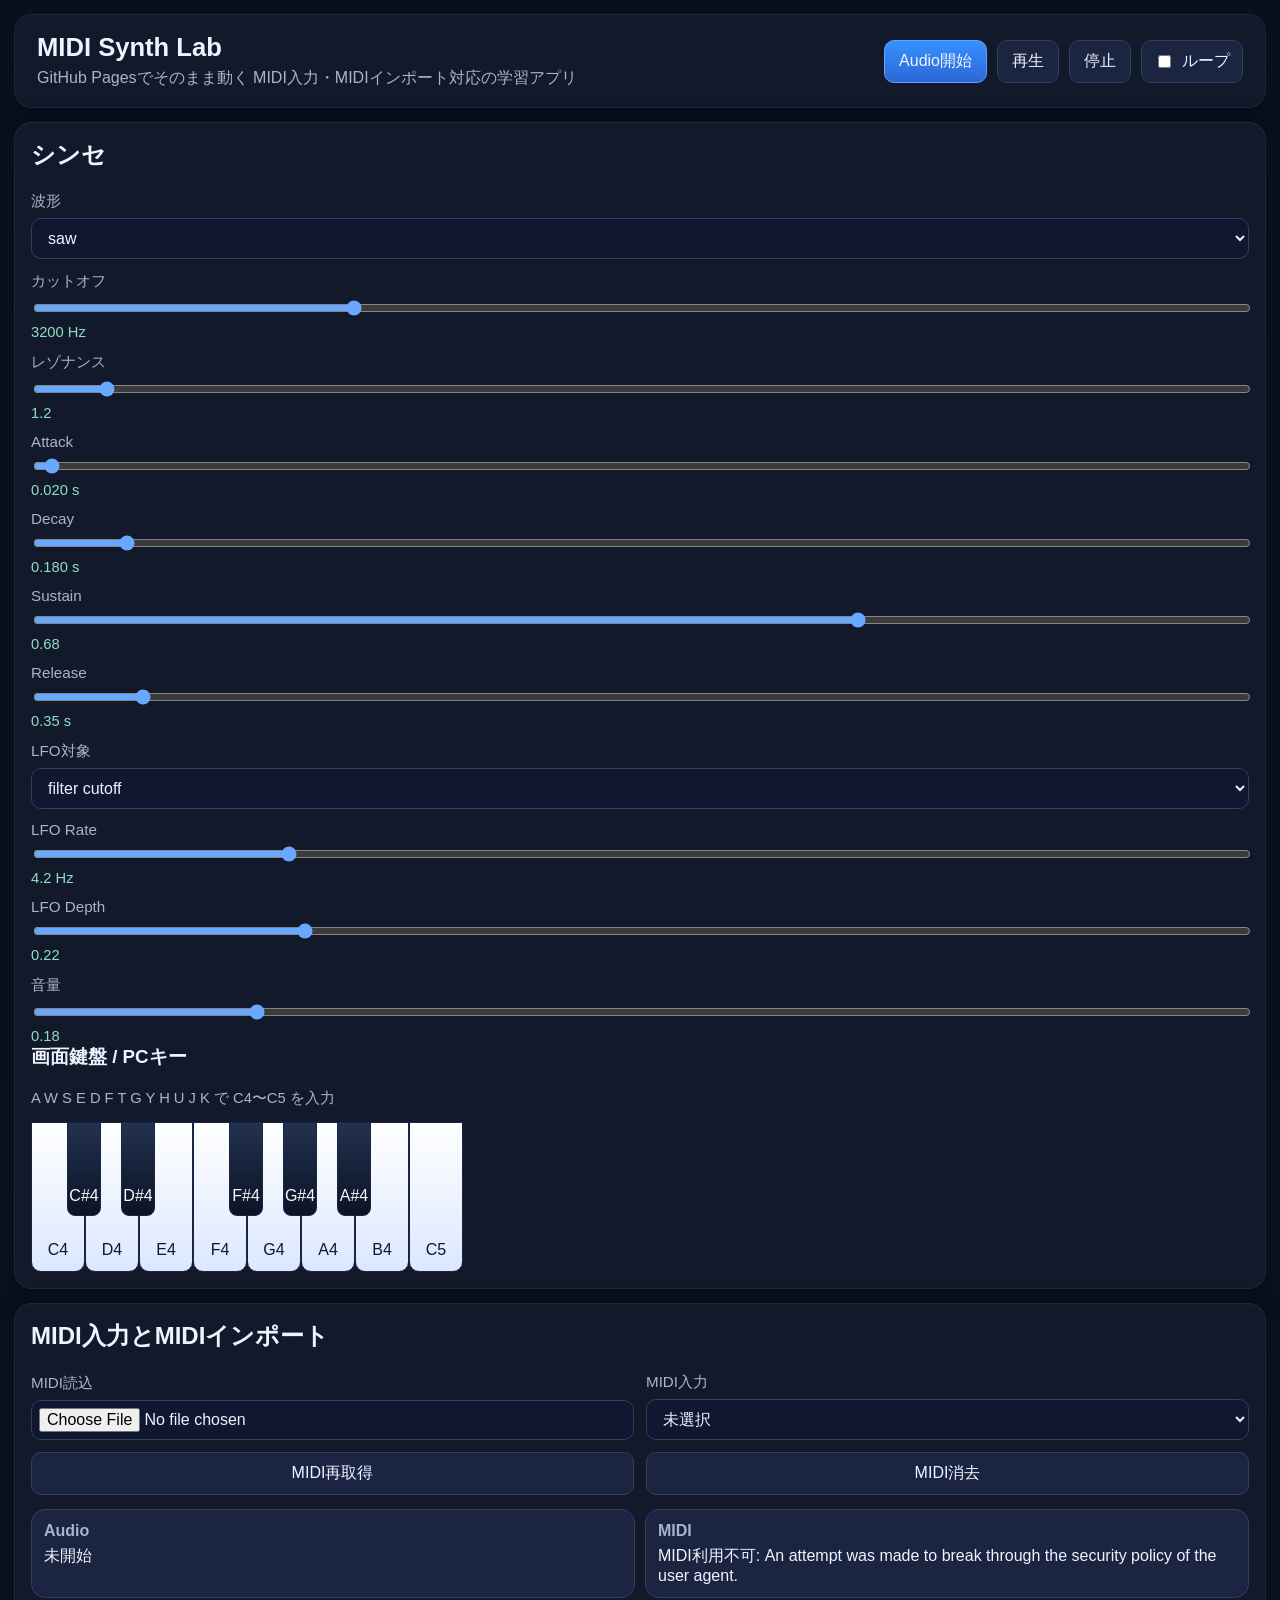
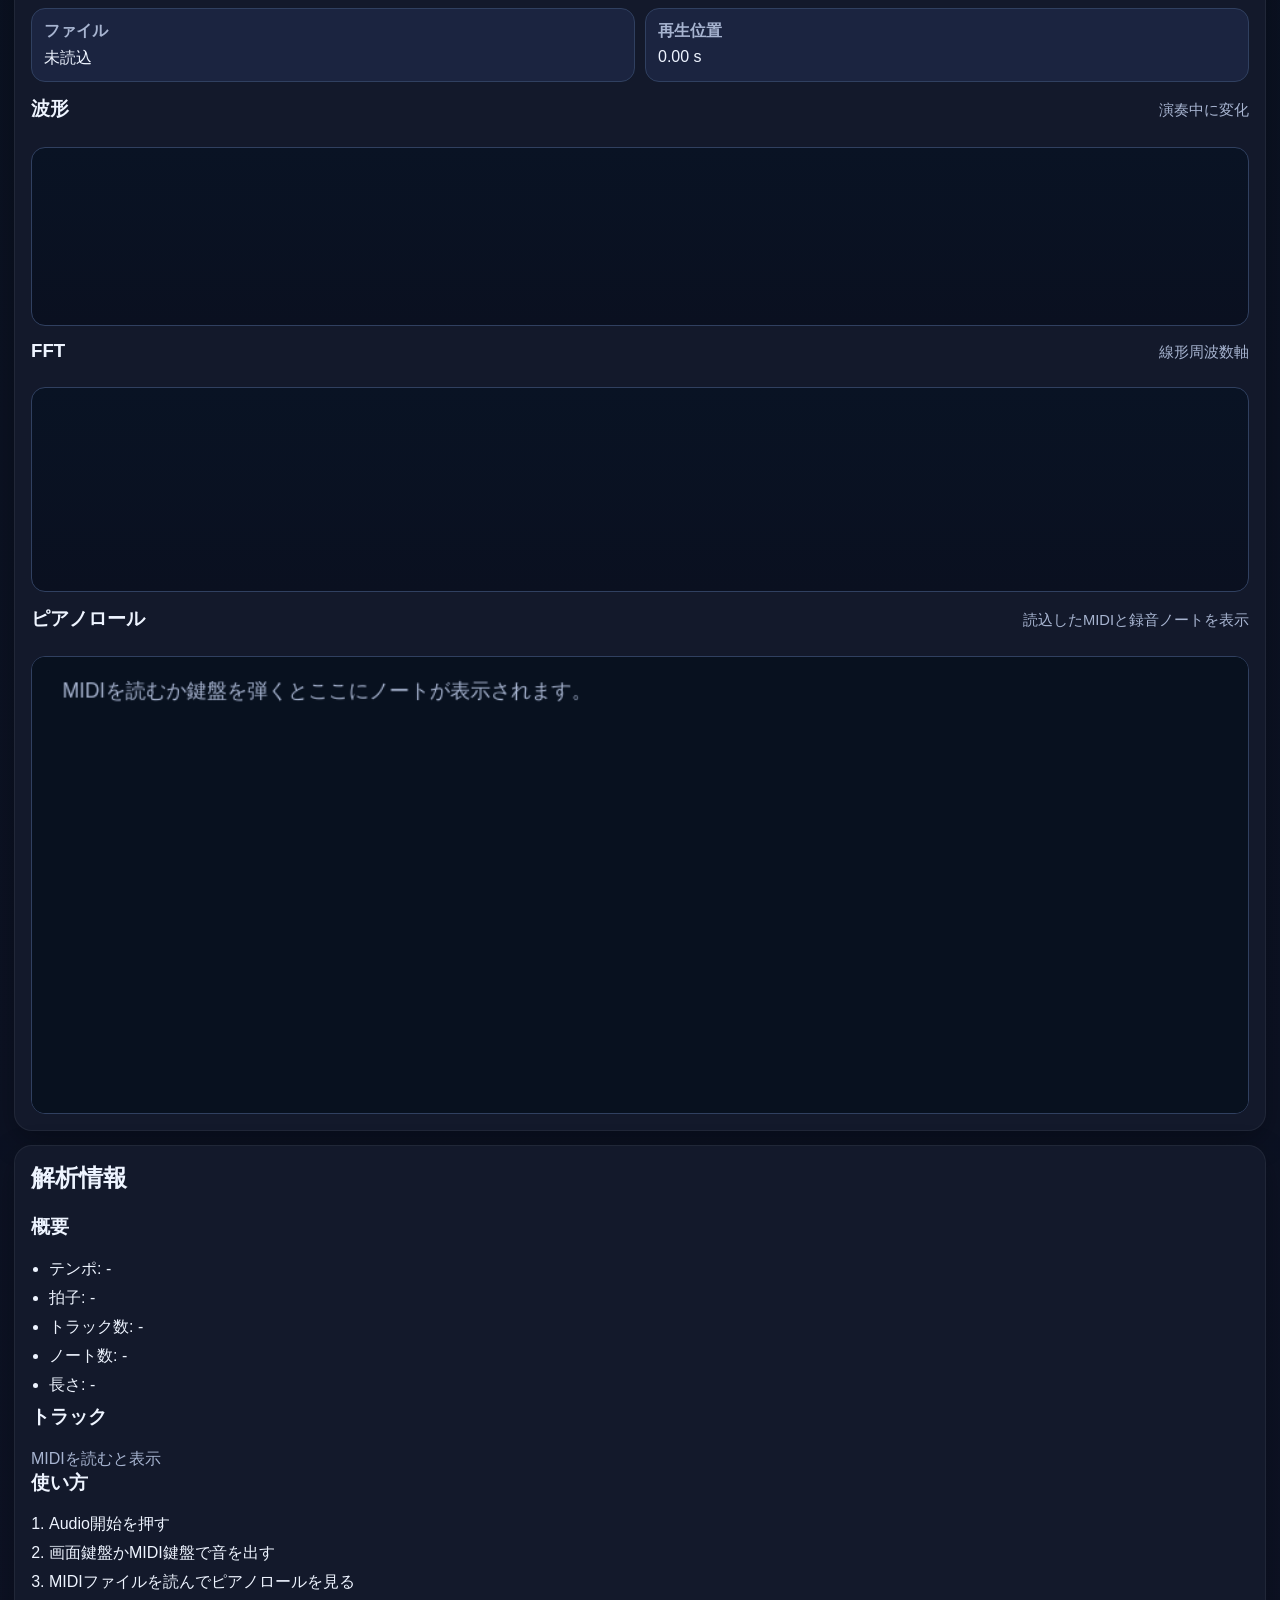
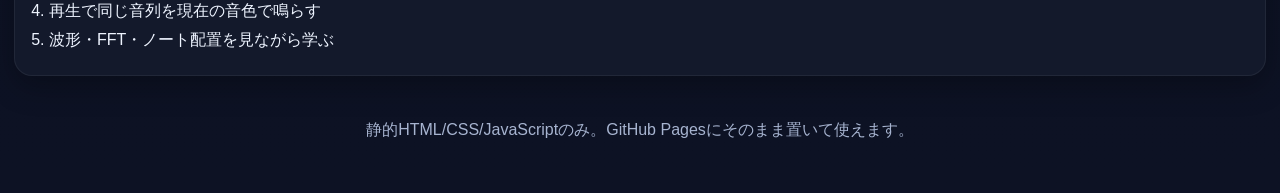
<file: index.html>
<!DOCTYPE html>
<html lang="ja">
<head>
  <meta charset="UTF-8" />
  <meta name="viewport" content="width=device-width, initial-scale=1.0" />
  <title>MIDI Synth Lab</title>
  <style>
:root {
  --bg: #0b1020;
  --panel: #141b2d;
  --panel-2: #1b2440;
  --line: #304060;
  --text: #eef4ff;
  --muted: #a7b4d0;
  --accent: #69a8ff;
  --accent-2: #8fe0c2;
  --danger: #ff8a8a;
  --shadow: 0 10px 30px rgba(0, 0, 0, 0.28);
}

* {
  box-sizing: border-box;
}

html, body {
  margin: 0;
  padding: 0;
  background: linear-gradient(180deg, #08111f 0%, #0d1224 100%);
  color: var(--text);
  font-family: "Segoe UI", "Hiragino Sans", "Yu Gothic UI", sans-serif;
}

body {
  min-height: 100vh;
}

button,
select,
input {
  font: inherit;
}

button {
  border: 1px solid var(--line);
  border-radius: 10px;
  background: var(--panel-2);
  color: var(--text);
  padding: 10px 14px;
  cursor: pointer;
  transition: transform 0.12s ease, background 0.12s ease, border-color 0.12s ease;
}

button:hover {
  transform: translateY(-1px);
  border-color: var(--accent);
}

button.primary {
  background: linear-gradient(180deg, #398fff 0%, #2a68d5 100%);
  border-color: #5ea5ff;
}

select,
input[type="file"] {
  width: 100%;
  border: 1px solid var(--line);
  border-radius: 10px;
  padding: 10px 12px;
  background: #0f1830;
  color: var(--text);
}

input[type="range"] {
  width: 100%;
  accent-color: var(--accent);
}

output {
  display: block;
  margin-top: 4px;
  color: var(--accent-2);
  font-size: 0.92rem;
}

.topbar,
.footer {
  width: min(1600px, calc(100% - 28px));
  margin: 14px auto;
}

.topbar {
  display: flex;
  justify-content: space-between;
  gap: 16px;
  align-items: center;
  padding: 18px 22px;
  background: rgba(20, 27, 45, 0.88);
  border: 1px solid rgba(255, 255, 255, 0.06);
  border-radius: 18px;
  box-shadow: var(--shadow);
}

.topbar h1 {
  margin: 0 0 6px;
  font-size: clamp(1.4rem, 2vw, 2rem);
}

.subtitle {
  margin: 0;
  color: var(--muted);
}

.header-actions {
  display: flex;
  gap: 10px;
  flex-wrap: wrap;
  justify-content: flex-end;
}

.layout {
  width: min(1600px, calc(100% - 28px));
  margin: 0 auto 18px;
  display: grid;
  gap: 14px;
  grid-template-columns: 360px minmax(0, 1fr) 320px;
}

.panel {
  background: rgba(20, 27, 45, 0.9);
  border: 1px solid rgba(255, 255, 255, 0.06);
  border-radius: 18px;
  padding: 16px;
  box-shadow: var(--shadow);
}

.panel h2,
.panel h3 {
  margin-top: 0;
}

.control-grid {
  display: grid;
  gap: 12px;
}

.control-grid label,
.import-row label {
  display: block;
}

.control-grid span,
.import-row span {
  display: block;
  margin-bottom: 6px;
  color: var(--muted);
  font-size: 0.95rem;
}

.hint,
.mini-hint {
  color: var(--muted);
  font-size: 0.92rem;
}

.keyboard {
  position: relative;
  display: flex;
  margin-top: 12px;
  min-height: 150px;
  user-select: none;
}

.key {
  position: relative;
  border: 1px solid #162743;
  border-radius: 0 0 10px 10px;
  display: flex;
  align-items: flex-end;
  justify-content: center;
  padding-bottom: 12px;
  cursor: pointer;
}

.key.white {
  width: 54px;
  height: 150px;
  background: linear-gradient(180deg, #ffffff 0%, #dce7ff 100%);
  color: #0f172a;
  z-index: 1;
}

.key.black {
  position: absolute;
  width: 34px;
  height: 94px;
  background: linear-gradient(180deg, #233250 0%, #0b1326 100%);
  color: #f8fbff;
  z-index: 2;
  border-radius: 0 0 8px 8px;
  padding-bottom: 10px;
}

.key.active {
  box-shadow: inset 0 0 0 2px var(--accent), 0 0 16px rgba(105, 168, 255, 0.35);
}

.import-row {
  display: grid;
  gap: 12px;
  grid-template-columns: minmax(180px, 1fr) minmax(180px, 1fr) auto auto;
  align-items: end;
}

.file-label input[type="file"] {
  padding: 7px;
}

.status-grid {
  display: grid;
  grid-template-columns: repeat(4, 1fr);
  gap: 10px;
  margin: 14px 0;
}

.status-card {
  padding: 12px;
  background: var(--panel-2);
  border: 1px solid var(--line);
  border-radius: 14px;
}

.status-card strong {
  display: block;
  color: var(--muted);
  margin-bottom: 6px;
}

.canvas-wrap {
  margin-top: 14px;
}

.canvas-header {
  display: flex;
  align-items: baseline;
  justify-content: space-between;
  gap: 12px;
  margin-bottom: 6px;
}

canvas {
  width: 100%;
  background: linear-gradient(180deg, #091324 0%, #0a1020 100%);
  border: 1px solid var(--line);
  border-radius: 14px;
  display: block;
}

.summary-list,
.howto {
  margin: 0;
  padding-left: 18px;
}

.summary-list li,
.howto li {
  margin-bottom: 8px;
}

.track-list {
  display: grid;
  gap: 8px;
}

.track-item {
  padding: 10px 12px;
  background: var(--panel-2);
  border: 1px solid var(--line);
  border-radius: 12px;
}

.track-item .name {
  display: block;
  font-weight: 600;
  margin-bottom: 4px;
}

.track-item .meta {
  color: var(--muted);
  font-size: 0.92rem;
}

.empty {
  color: var(--muted);
}

.checkbox-label {
  display: inline-flex;
  align-items: center;
  gap: 8px;
  padding: 10px 12px;
  border: 1px solid var(--line);
  border-radius: 10px;
  background: var(--panel-2);
}

.footer {
  padding: 10px 14px 22px;
  color: var(--muted);
  text-align: center;
}

@media (max-width: 1280px) {
  .layout {
    grid-template-columns: 1fr;
  }

  .import-row {
    grid-template-columns: 1fr 1fr;
  }

  .status-grid {
    grid-template-columns: repeat(2, 1fr);
  }
}

@media (max-width: 720px) {
  .topbar {
    flex-direction: column;
    align-items: stretch;
  }

  .header-actions {
    justify-content: flex-start;
  }

  .import-row,
  .status-grid {
    grid-template-columns: 1fr;
  }

  .keyboard {
    overflow-x: auto;
    padding-bottom: 6px;
  }
}

</style>
</head>
<body>
  <header class="topbar">
    <div>
      <h1>MIDI Synth Lab</h1>
      <p class="subtitle">GitHub Pagesでそのまま動く MIDI入力・MIDIインポート対応の学習アプリ</p>
    </div>
    <div class="header-actions">
      <button id="startAudioBtn" class="primary">Audio開始</button>
      <button id="playBtn">再生</button>
      <button id="stopBtn">停止</button>
      <label class="checkbox-label"><input type="checkbox" id="loopToggle" /> ループ</label>
    </div>
  </header>

  <main class="layout">
    <section class="panel controls-panel">
      <h2>シンセ</h2>
      <div class="control-grid">
        <label>
          <span>波形</span>
          <select id="waveform">
            <option value="sine">sine</option>
            <option value="sawtooth" selected>saw</option>
            <option value="square">square</option>
            <option value="triangle">triangle</option>
          </select>
        </label>

        <label>
          <span>カットオフ</span>
          <input id="cutoff" type="range" min="100" max="12000" step="1" value="3200" />
          <output id="cutoffValue">3200 Hz</output>
        </label>

        <label>
          <span>レゾナンス</span>
          <input id="resonance" type="range" min="0.1" max="20" step="0.1" value="1.2" />
          <output id="resonanceValue">1.2</output>
        </label>

        <label>
          <span>Attack</span>
          <input id="attack" type="range" min="0.001" max="2.0" step="0.001" value="0.02" />
          <output id="attackValue">0.020 s</output>
        </label>

        <label>
          <span>Decay</span>
          <input id="decay" type="range" min="0.001" max="2.5" step="0.001" value="0.18" />
          <output id="decayValue">0.180 s</output>
        </label>

        <label>
          <span>Sustain</span>
          <input id="sustain" type="range" min="0" max="1" step="0.01" value="0.68" />
          <output id="sustainValue">0.68</output>
        </label>

        <label>
          <span>Release</span>
          <input id="release" type="range" min="0.01" max="4.0" step="0.01" value="0.35" />
          <output id="releaseValue">0.35 s</output>
        </label>

        <label>
          <span>LFO対象</span>
          <select id="lfoTarget">
            <option value="none">none</option>
            <option value="filter" selected>filter cutoff</option>
            <option value="pitch">pitch</option>
            <option value="gain">gain</option>
          </select>
        </label>

        <label>
          <span>LFO Rate</span>
          <input id="lfoRate" type="range" min="0.1" max="20" step="0.1" value="4.2" />
          <output id="lfoRateValue">4.2 Hz</output>
        </label>

        <label>
          <span>LFO Depth</span>
          <input id="lfoDepth" type="range" min="0" max="1" step="0.01" value="0.22" />
          <output id="lfoDepthValue">0.22</output>
        </label>

        <label>
          <span>音量</span>
          <input id="masterVolume" type="range" min="0" max="1" step="0.01" value="0.18" />
          <output id="masterVolumeValue">0.18</output>
        </label>
      </div>

      <h3>画面鍵盤 / PCキー</h3>
      <p class="hint">A W S E D F T G Y H U J K で C4〜C5 を入力</p>
      <div id="keyboard" class="keyboard"></div>
    </section>

    <section class="panel center-panel">
      <h2>MIDI入力とMIDIインポート</h2>
      <div class="import-row">
        <label class="file-label">
          <span>MIDI読込</span>
          <input id="midiFileInput" type="file" accept=".mid,.midi" />
        </label>
        <label>
          <span>MIDI入力</span>
          <select id="midiInputSelect">
            <option value="">未選択</option>
          </select>
        </label>
        <button id="refreshMidiBtn">MIDI再取得</button>
        <button id="clearMidiBtn">MIDI消去</button>
      </div>

      <div class="status-grid">
        <div class="status-card">
          <strong>Audio</strong>
          <div id="audioStatus">未開始</div>
        </div>
        <div class="status-card">
          <strong>MIDI</strong>
          <div id="midiStatus">未確認</div>
        </div>
        <div class="status-card">
          <strong>ファイル</strong>
          <div id="fileStatus">未読込</div>
        </div>
        <div class="status-card">
          <strong>再生位置</strong>
          <div id="transportStatus">0.00 s</div>
        </div>
      </div>

      <div class="canvas-wrap">
        <div class="canvas-header">
          <h3>波形</h3>
          <span class="mini-hint">演奏中に変化</span>
        </div>
        <canvas id="waveCanvas" width="960" height="140"></canvas>
      </div>

      <div class="canvas-wrap">
        <div class="canvas-header">
          <h3>FFT</h3>
          <span class="mini-hint">線形周波数軸</span>
        </div>
        <canvas id="fftCanvas" width="960" height="160"></canvas>
      </div>

      <div class="canvas-wrap">
        <div class="canvas-header">
          <h3>ピアノロール</h3>
          <span class="mini-hint">読込したMIDIと録音ノートを表示</span>
        </div>
        <canvas id="pianoRollCanvas" width="960" height="360"></canvas>
      </div>
    </section>

    <section class="panel info-panel">
      <h2>解析情報</h2>
      <div class="info-group">
        <h3>概要</h3>
        <ul id="summaryList" class="summary-list">
          <li>テンポ: -</li>
          <li>拍子: -</li>
          <li>トラック数: -</li>
          <li>ノート数: -</li>
          <li>長さ: -</li>
        </ul>
      </div>

      <div class="info-group">
        <h3>トラック</h3>
        <div id="trackList" class="track-list empty">MIDIを読むと表示</div>
      </div>

      <div class="info-group">
        <h3>使い方</h3>
        <ol class="howto">
          <li>Audio開始を押す</li>
          <li>画面鍵盤かMIDI鍵盤で音を出す</li>
          <li>MIDIファイルを読んでピアノロールを見る</li>
          <li>再生で同じ音列を現在の音色で鳴らす</li>
          <li>波形・FFT・ノート配置を見ながら学ぶ</li>
        </ol>
      </div>
    </section>
  </main>

  <footer class="footer">
    <p>静的HTML/CSS/JavaScriptのみ。GitHub Pagesにそのまま置いて使えます。</p>
  </footer>

  <script>
(() => {
  'use strict';

  const NOTE_NAMES = ['C', 'C#', 'D', 'D#', 'E', 'F', 'F#', 'G', 'G#', 'A', 'A#', 'B'];
  const KEYBOARD_MAPPING = [
    { key: 'a', note: 60 },
    { key: 'w', note: 61 },
    { key: 's', note: 62 },
    { key: 'e', note: 63 },
    { key: 'd', note: 64 },
    { key: 'f', note: 65 },
    { key: 't', note: 66 },
    { key: 'g', note: 67 },
    { key: 'y', note: 68 },
    { key: 'h', note: 69 },
    { key: 'u', note: 70 },
    { key: 'j', note: 71 },
    { key: 'k', note: 72 },
  ];

  const ui = {
    startAudioBtn: document.getElementById('startAudioBtn'),
    playBtn: document.getElementById('playBtn'),
    stopBtn: document.getElementById('stopBtn'),
    loopToggle: document.getElementById('loopToggle'),
    waveform: document.getElementById('waveform'),
    cutoff: document.getElementById('cutoff'),
    resonance: document.getElementById('resonance'),
    attack: document.getElementById('attack'),
    decay: document.getElementById('decay'),
    sustain: document.getElementById('sustain'),
    release: document.getElementById('release'),
    lfoTarget: document.getElementById('lfoTarget'),
    lfoRate: document.getElementById('lfoRate'),
    lfoDepth: document.getElementById('lfoDepth'),
    masterVolume: document.getElementById('masterVolume'),
    cutoffValue: document.getElementById('cutoffValue'),
    resonanceValue: document.getElementById('resonanceValue'),
    attackValue: document.getElementById('attackValue'),
    decayValue: document.getElementById('decayValue'),
    sustainValue: document.getElementById('sustainValue'),
    releaseValue: document.getElementById('releaseValue'),
    lfoRateValue: document.getElementById('lfoRateValue'),
    lfoDepthValue: document.getElementById('lfoDepthValue'),
    masterVolumeValue: document.getElementById('masterVolumeValue'),
    keyboard: document.getElementById('keyboard'),
    midiFileInput: document.getElementById('midiFileInput'),
    midiInputSelect: document.getElementById('midiInputSelect'),
    refreshMidiBtn: document.getElementById('refreshMidiBtn'),
    clearMidiBtn: document.getElementById('clearMidiBtn'),
    audioStatus: document.getElementById('audioStatus'),
    midiStatus: document.getElementById('midiStatus'),
    fileStatus: document.getElementById('fileStatus'),
    transportStatus: document.getElementById('transportStatus'),
    waveCanvas: document.getElementById('waveCanvas'),
    fftCanvas: document.getElementById('fftCanvas'),
    pianoRollCanvas: document.getElementById('pianoRollCanvas'),
    summaryList: document.getElementById('summaryList'),
    trackList: document.getElementById('trackList'),
  };

  const state = {
    audioContext: null,
    analyser: null,
    analyserTimeData: null,
    analyserFreqData: null,
    masterGain: null,
    voices: new Map(),
    midiAccess: null,
    activeMidiInput: null,
    importedMidi: null,
    recordedNotes: [],
    recordingActiveNotes: new Map(),
    playTimeouts: [],
    loopTimeout: null,
    playStartPerf: 0,
    playDurationSec: 0,
    transportRaf: 0,
    isPlaying: false,
    pianoKeyElements: new Map(),
  };

  function formatNoteNumber(note) {
    const octave = Math.floor(note / 12) - 1;
    return `${NOTE_NAMES[note % 12]}${octave}`;
  }

  function noteToFrequency(note) {
    return 440 * Math.pow(2, (note - 69) / 12);
  }

  function getSynthSettings() {
    return {
      waveform: ui.waveform.value,
      cutoff: Number(ui.cutoff.value),
      resonance: Number(ui.resonance.value),
      attack: Number(ui.attack.value),
      decay: Number(ui.decay.value),
      sustain: Number(ui.sustain.value),
      release: Number(ui.release.value),
      lfoTarget: ui.lfoTarget.value,
      lfoRate: Number(ui.lfoRate.value),
      lfoDepth: Number(ui.lfoDepth.value),
      masterVolume: Number(ui.masterVolume.value),
    };
  }

  function updateOutputs() {
    ui.cutoffValue.textContent = `${Math.round(Number(ui.cutoff.value))} Hz`;
    ui.resonanceValue.textContent = Number(ui.resonance.value).toFixed(1);
    ui.attackValue.textContent = `${Number(ui.attack.value).toFixed(3)} s`;
    ui.decayValue.textContent = `${Number(ui.decay.value).toFixed(3)} s`;
    ui.sustainValue.textContent = Number(ui.sustain.value).toFixed(2);
    ui.releaseValue.textContent = `${Number(ui.release.value).toFixed(2)} s`;
    ui.lfoRateValue.textContent = `${Number(ui.lfoRate.value).toFixed(1)} Hz`;
    ui.lfoDepthValue.textContent = Number(ui.lfoDepth.value).toFixed(2);
    ui.masterVolumeValue.textContent = Number(ui.masterVolume.value).toFixed(2);

    if (state.masterGain) {
      state.masterGain.gain.setTargetAtTime(Number(ui.masterVolume.value), state.audioContext.currentTime, 0.015);
    }
  }

  function ensureAudio() {
    if (state.audioContext) {
      return state.audioContext;
    }

    const AudioContextClass = window.AudioContext || window.webkitAudioContext;
    if (!AudioContextClass) {
      throw new Error('Web Audio APIに未対応です。');
    }

    const context = new AudioContextClass();
    const analyser = context.createAnalyser();
    analyser.fftSize = 2048;
    analyser.smoothingTimeConstant = 0.85;

    const masterGain = context.createGain();
    masterGain.gain.value = Number(ui.masterVolume.value);

    masterGain.connect(analyser);
    analyser.connect(context.destination);

    state.audioContext = context;
    state.masterGain = masterGain;
    state.analyser = analyser;
    state.analyserTimeData = new Uint8Array(analyser.fftSize);
    state.analyserFreqData = new Uint8Array(analyser.frequencyBinCount);
    ui.audioStatus.textContent = context.state;

    context.onstatechange = () => {
      ui.audioStatus.textContent = context.state;
    };

    startVisualizers();
    return context;
  }

  async function startAudio() {
    const context = ensureAudio();
    if (context.state === 'suspended') {
      await context.resume();
    }
    ui.audioStatus.textContent = context.state;
  }

  function createVoice(note, velocity = 100) {
    const context = ensureAudio();
    const settings = getSynthSettings();
    const now = context.currentTime;
    const voiceGain = context.createGain();
    const filter = context.createBiquadFilter();
    const osc = context.createOscillator();

    osc.type = settings.waveform;
    osc.frequency.value = noteToFrequency(note);

    filter.type = 'lowpass';
    filter.frequency.value = settings.cutoff;
    filter.Q.value = settings.resonance;

    const velocityGain = Math.max(0.05, Math.min(1, velocity / 127));
    voiceGain.gain.cancelScheduledValues(now);
    voiceGain.gain.setValueAtTime(0.0001, now);
    voiceGain.gain.linearRampToValueAtTime(velocityGain, now + settings.attack);
    voiceGain.gain.linearRampToValueAtTime(velocityGain * settings.sustain, now + settings.attack + settings.decay);

    let lfoOsc = null;
    let lfoAmount = null;
    if (settings.lfoTarget !== 'none' && settings.lfoDepth > 0) {
      lfoOsc = context.createOscillator();
      lfoOsc.frequency.value = settings.lfoRate;
      lfoAmount = context.createGain();

      if (settings.lfoTarget === 'filter') {
        lfoAmount.gain.value = settings.lfoDepth * 3000;
        lfoOsc.connect(lfoAmount).connect(filter.frequency);
      } else if (settings.lfoTarget === 'pitch') {
        lfoAmount.gain.value = settings.lfoDepth * 45;
        lfoOsc.connect(lfoAmount).connect(osc.detune);
      } else if (settings.lfoTarget === 'gain') {
        lfoAmount.gain.value = settings.lfoDepth * 0.25;
        lfoOsc.connect(lfoAmount).connect(voiceGain.gain);
      }
    }

    osc.connect(filter).connect(voiceGain).connect(state.masterGain);
    osc.start(now);
    if (lfoOsc) {
      lfoOsc.start(now);
    }

    return {
      note,
      osc,
      filter,
      gain: voiceGain,
      lfoOsc,
      lfoAmount,
      releaseTime: settings.release,
      startedAt: now,
    };
  }

  function noteOn(note, velocity = 100) {
    startAudio().catch(() => {});
    if (state.voices.has(note)) {
      noteOff(note);
    }
    const voice = createVoice(note, velocity);
    state.voices.set(note, voice);
    setKeyActive(note, true);
  }

  function noteOff(note) {
    const voice = state.voices.get(note);
    if (!voice || !state.audioContext) {
      setKeyActive(note, false);
      return;
    }

    const now = state.audioContext.currentTime;
    voice.gain.gain.cancelScheduledValues(now);
    const current = Math.max(voice.gain.gain.value, 0.0001);
    voice.gain.gain.setValueAtTime(current, now);
    voice.gain.gain.exponentialRampToValueAtTime(0.0001, now + voice.releaseTime);
    voice.osc.stop(now + voice.releaseTime + 0.05);
    if (voice.lfoOsc) {
      voice.lfoOsc.stop(now + voice.releaseTime + 0.05);
    }

    state.voices.delete(note);
    setKeyActive(note, false);
  }

  function allNotesOff() {
    const notes = Array.from(state.voices.keys());
    for (const note of notes) {
      noteOff(note);
    }
  }

  function createKeyboard() {
    const startNote = 60;
    const endNote = 72;
    const whiteNotes = [];
    for (let note = startNote; note <= endNote; note += 1) {
      if (!NOTE_NAMES[note % 12].includes('#')) {
        whiteNotes.push(note);
      }
    }

    ui.keyboard.innerHTML = '';
    const whitePositions = new Map();
    whiteNotes.forEach((note, index) => {
      const key = document.createElement('button');
      key.type = 'button';
      key.className = 'key white';
      key.dataset.note = String(note);
      key.textContent = formatNoteNumber(note);
      whitePositions.set(note, index * 54);
      attachPointerNoteEvents(key, note);
      ui.keyboard.appendChild(key);
      state.pianoKeyElements.set(note, key);
    });

    for (let note = startNote; note <= endNote; note += 1) {
      if (!NOTE_NAMES[note % 12].includes('#')) continue;
      const prevWhite = note - 1;
      const key = document.createElement('button');
      key.type = 'button';
      key.className = 'key black';
      key.dataset.note = String(note);
      key.textContent = formatNoteNumber(note);
      const left = (whitePositions.get(prevWhite) ?? 0) + 36;
      key.style.left = `${left}px`;
      attachPointerNoteEvents(key, note);
      ui.keyboard.appendChild(key);
      state.pianoKeyElements.set(note, key);
    }
  }

  function attachPointerNoteEvents(element, note) {
    const downHandler = (event) => {
      event.preventDefault();
      noteOn(note, 110);
    };
    const upHandler = (event) => {
      event.preventDefault();
      noteOff(note);
    };

    element.addEventListener('mousedown', downHandler);
    element.addEventListener('mouseup', upHandler);
    element.addEventListener('mouseleave', upHandler);
    element.addEventListener('touchstart', downHandler, { passive: false });
    element.addEventListener('touchend', upHandler, { passive: false });
  }

  function setKeyActive(note, active) {
    const element = state.pianoKeyElements.get(note);
    if (!element) return;
    element.classList.toggle('active', active);
  }

  function setupPcKeyboard() {
    const activeKeys = new Set();
    const keyToNote = new Map(KEYBOARD_MAPPING.map((item) => [item.key, item.note]));

    window.addEventListener('keydown', (event) => {
      const key = event.key.toLowerCase();
      const note = keyToNote.get(key);
      if (!note || activeKeys.has(key)) return;
      activeKeys.add(key);
      noteOn(note, 108);
    });

    window.addEventListener('keyup', (event) => {
      const key = event.key.toLowerCase();
      const note = keyToNote.get(key);
      if (!note) return;
      activeKeys.delete(key);
      noteOff(note);
    });
  }

  function startVisualizers() {
    const waveCtx = ui.waveCanvas.getContext('2d');
    const fftCtx = ui.fftCanvas.getContext('2d');

    function draw() {
      if (!state.analyser) {
        state.transportRaf = requestAnimationFrame(draw);
        return;
      }

      const waveCanvas = ui.waveCanvas;
      const fftCanvas = ui.fftCanvas;
      const w = waveCanvas.width;
      const h = waveCanvas.height;
      const fw = fftCanvas.width;
      const fh = fftCanvas.height;

      state.analyser.getByteTimeDomainData(state.analyserTimeData);
      state.analyser.getByteFrequencyData(state.analyserFreqData);

      waveCtx.clearRect(0, 0, w, h);
      waveCtx.fillStyle = '#08111f';
      waveCtx.fillRect(0, 0, w, h);
      waveCtx.strokeStyle = 'rgba(105,168,255,0.18)';
      waveCtx.lineWidth = 1;
      for (let i = 0; i <= 4; i += 1) {
        const y = (h / 4) * i;
        waveCtx.beginPath();
        waveCtx.moveTo(0, y);
        waveCtx.lineTo(w, y);
        waveCtx.stroke();
      }
      waveCtx.beginPath();
      waveCtx.strokeStyle = '#8fe0c2';
      waveCtx.lineWidth = 2;
      for (let i = 0; i < state.analyserTimeData.length; i += 1) {
        const x = (i / (state.analyserTimeData.length - 1)) * w;
        const y = (state.analyserTimeData[i] / 255) * h;
        if (i === 0) waveCtx.moveTo(x, y);
        else waveCtx.lineTo(x, y);
      }
      waveCtx.stroke();

      fftCtx.clearRect(0, 0, fw, fh);
      fftCtx.fillStyle = '#08111f';
      fftCtx.fillRect(0, 0, fw, fh);
      fftCtx.strokeStyle = 'rgba(105,168,255,0.14)';
      fftCtx.lineWidth = 1;
      for (let i = 0; i <= 4; i += 1) {
        const y = (fh / 4) * i;
        fftCtx.beginPath();
        fftCtx.moveTo(0, y);
        fftCtx.lineTo(fw, y);
        fftCtx.stroke();
      }
      const barWidth = fw / state.analyserFreqData.length;
      for (let i = 0; i < state.analyserFreqData.length; i += 1) {
        const magnitude = state.analyserFreqData[i] / 255;
        const barHeight = magnitude * (fh - 12);
        const x = i * barWidth;
        fftCtx.fillStyle = `rgba(${80 + Math.round(magnitude * 100)}, ${120 + Math.round(magnitude * 100)}, 255, 0.95)`;
        fftCtx.fillRect(x, fh - barHeight, Math.max(1, barWidth), barHeight);
      }

      state.transportRaf = requestAnimationFrame(draw);
    }

    cancelAnimationFrame(state.transportRaf);
    state.transportRaf = requestAnimationFrame(draw);
  }

  async function initMidi() {
    if (!navigator.requestMIDIAccess) {
      ui.midiStatus.textContent = 'Web MIDI APIに未対応';
      return;
    }

    try {
      state.midiAccess = await navigator.requestMIDIAccess();
      populateMidiInputs();
      ui.midiStatus.textContent = `入力数 ${state.midiAccess.inputs.size}`;
      state.midiAccess.onstatechange = () => {
        populateMidiInputs();
        ui.midiStatus.textContent = `入力数 ${state.midiAccess.inputs.size}`;
      };
    } catch (error) {
      ui.midiStatus.textContent = `MIDI利用不可: ${error.message}`;
    }
  }

  function populateMidiInputs() {
    ui.midiInputSelect.innerHTML = '<option value="">未選択</option>';
    if (!state.midiAccess) return;

    for (const input of state.midiAccess.inputs.values()) {
      const option = document.createElement('option');
      option.value = input.id;
      option.textContent = `${input.name || '名称なし'} (${input.manufacturer || 'MIDI'})`;
      ui.midiInputSelect.appendChild(option);
    }
  }

  function setActiveMidiInput(id) {
    if (!state.midiAccess) return;

    if (state.activeMidiInput) {
      state.activeMidiInput.onmidimessage = null;
      state.activeMidiInput = null;
    }

    if (!id) {
      ui.midiStatus.textContent = `入力数 ${state.midiAccess.inputs.size}`;
      return;
    }

    const input = state.midiAccess.inputs.get(id);
    if (!input) return;

    input.onmidimessage = handleMidiMessage;
    state.activeMidiInput = input;
    ui.midiStatus.textContent = `接続中: ${input.name || '名称なし'}`;
  }

  function handleMidiMessage(event) {
    const [status, data1, data2] = event.data;
    const command = status & 0xf0;
    if (command === 0x90 && data2 > 0) {
      noteOn(data1, data2);
    } else if (command === 0x80 || (command === 0x90 && data2 === 0)) {
      noteOff(data1);
    }
  }

  function readVarInt(view, offsetRef) {
    let result = 0;
    while (offsetRef.value < view.byteLength) {
      const byte = view.getUint8(offsetRef.value);
      offsetRef.value += 1;
      result = (result << 7) | (byte & 0x7f);
      if ((byte & 0x80) === 0) break;
    }
    return result;
  }

  function getTempoAtTick(tempoMap, tick) {
    let currentTempo = 500000;
    for (const item of tempoMap) {
      if (item.tick <= tick) currentTempo = item.microsecondsPerBeat;
      else break;
    }
    return currentTempo;
  }

  function tickToSeconds(tick, ticksPerBeat, tempoMap) {
    const sorted = [...tempoMap].sort((a, b) => a.tick - b.tick);
    let seconds = 0;
    let lastTick = 0;
    let currentTempo = sorted.length > 0 ? sorted[0].microsecondsPerBeat : 500000;

    for (const change of sorted) {
      if (change.tick >= tick) break;
      const deltaTicks = change.tick - lastTick;
      seconds += (deltaTicks / ticksPerBeat) * (currentTempo / 1000000);
      currentTempo = change.microsecondsPerBeat;
      lastTick = change.tick;
    }

    const remainingTicks = tick - lastTick;
    seconds += (remainingTicks / ticksPerBeat) * (currentTempo / 1000000);
    return seconds;
  }

  function parseMidi(arrayBuffer, fileName = 'unknown.mid') {
    const view = new DataView(arrayBuffer);
    let offset = 0;

    function readString(length) {
      let text = '';
      for (let i = 0; i < length; i += 1) {
        text += String.fromCharCode(view.getUint8(offset + i));
      }
      offset += length;
      return text;
    }

    function readUint32() {
      const value = view.getUint32(offset);
      offset += 4;
      return value;
    }

    function readUint16() {
      const value = view.getUint16(offset);
      offset += 2;
      return value;
    }

    const chunkType = readString(4);
    if (chunkType !== 'MThd') {
      throw new Error('MIDIヘッダが見つかりません。');
    }

    const headerLength = readUint32();
    const formatType = readUint16();
    const trackCount = readUint16();
    const division = readUint16();
    offset += Math.max(0, headerLength - 6);

    if (division & 0x8000) {
      throw new Error('SMPTE division は未対応です。');
    }

    const tempoMap = [{ tick: 0, microsecondsPerBeat: 500000 }];
    const timeSignatures = [];
    const tracks = [];
    const notes = [];

    for (let trackIndex = 0; trackIndex < trackCount; trackIndex += 1) {
      const trackType = readString(4);
      if (trackType !== 'MTrk') {
        throw new Error(`MTrk が見つかりません (track ${trackIndex}).`);
      }
      const trackLength = readUint32();
      const trackEnd = offset + trackLength;
      let tick = 0;
      let runningStatus = null;
      let trackName = `Track ${trackIndex + 1}`;
      const activeNotes = new Map();
      let noteCount = 0;

      while (offset < trackEnd) {
        const offsetRef = { value: offset };
        const delta = readVarInt(view, offsetRef);
        offset = offsetRef.value;
        tick += delta;

        let statusByte = view.getUint8(offset);
        if (statusByte < 0x80) {
          if (runningStatus === null) {
            throw new Error('Running status の解析に失敗しました。');
          }
          statusByte = runningStatus;
        } else {
          offset += 1;
          runningStatus = statusByte;
        }

        if (statusByte === 0xff) {
          const metaType = view.getUint8(offset);
          offset += 1;
          const lenRef = { value: offset };
          const metaLength = readVarInt(view, lenRef);
          offset = lenRef.value;

          if (metaType === 0x03) {
            let text = '';
            for (let i = 0; i < metaLength; i += 1) {
              text += String.fromCharCode(view.getUint8(offset + i));
            }
            trackName = text || trackName;
          } else if (metaType === 0x51 && metaLength === 3) {
            const microsecondsPerBeat =
              (view.getUint8(offset) << 16) |
              (view.getUint8(offset + 1) << 8) |
              view.getUint8(offset + 2);
            tempoMap.push({ tick, microsecondsPerBeat });
          } else if (metaType === 0x58 && metaLength >= 2) {
            const numerator = view.getUint8(offset);
            const denominator = Math.pow(2, view.getUint8(offset + 1));
            timeSignatures.push({ tick, numerator, denominator });
          }

          offset += metaLength;
          continue;
        }

        if (statusByte === 0xf0 || statusByte === 0xf7) {
          const lenRef = { value: offset };
          const sysexLength = readVarInt(view, lenRef);
          offset = lenRef.value + sysexLength;
          continue;
        }

        const eventType = statusByte & 0xf0;
        const channel = statusByte & 0x0f;
        const firstData = view.getUint8(offset);
        offset += 1;
        const secondDataNeeded = ![0xc0, 0xd0].includes(eventType);
        const secondData = secondDataNeeded ? view.getUint8(offset) : 0;
        if (secondDataNeeded) offset += 1;

        if (eventType === 0x90 && secondData > 0) {
          activeNotes.set(`${channel}:${firstData}`, {
            startTick: tick,
            velocity: secondData,
            channel,
          });
        } else if (eventType === 0x80 || (eventType === 0x90 && secondData === 0)) {
          const key = `${channel}:${firstData}`;
          const active = activeNotes.get(key);
          if (active) {
            notes.push({
              pitch: firstData,
              startTick: active.startTick,
              durationTick: Math.max(1, tick - active.startTick),
              velocity: active.velocity,
              trackIndex,
              channel,
              trackName,
            });
            noteCount += 1;
            activeNotes.delete(key);
          }
        }
      }

      tracks.push({
        index: trackIndex,
        name: trackName,
        noteCount,
      });
      offset = trackEnd;
    }

    const sortedTempoMap = tempoMap.sort((a, b) => a.tick - b.tick);
    const ticksPerBeat = division;
    let maxTick = 0;
    notes.forEach((note) => {
      note.startSec = tickToSeconds(note.startTick, ticksPerBeat, sortedTempoMap);
      note.durationSec = tickToSeconds(note.startTick + note.durationTick, ticksPerBeat, sortedTempoMap) - note.startSec;
      maxTick = Math.max(maxTick, note.startTick + note.durationTick);
    });

    const firstTempo = sortedTempoMap[0]?.microsecondsPerBeat ?? 500000;
    const bpm = Math.round(60000000 / firstTempo);
    const timeSignature = timeSignatures[0]
      ? `${timeSignatures[0].numerator}/${timeSignatures[0].denominator}`
      : '4/4';

    return {
      fileName,
      formatType,
      trackCount,
      ticksPerBeat,
      bpm,
      timeSignature,
      tempoMap: sortedTempoMap,
      tracks,
      notes,
      durationTick: maxTick,
      durationSec: tickToSeconds(maxTick, ticksPerBeat, sortedTempoMap),
    };
  }

  function updateMidiSummary() {
    if (!state.importedMidi) {
      ui.summaryList.innerHTML = `
        <li>テンポ: -</li>
        <li>拍子: -</li>
        <li>トラック数: -</li>
        <li>ノート数: -</li>
        <li>長さ: -</li>
      `;
      ui.trackList.textContent = 'MIDIを読むと表示';
      ui.trackList.className = 'track-list empty';
      return;
    }

    const midi = state.importedMidi;
    ui.summaryList.innerHTML = `
      <li>テンポ: ${midi.bpm} BPM</li>
      <li>拍子: ${midi.timeSignature}</li>
      <li>トラック数: ${midi.trackCount}</li>
      <li>ノート数: ${midi.notes.length}</li>
      <li>長さ: ${midi.durationSec.toFixed(2)} s</li>
    `;

    ui.trackList.innerHTML = '';
    ui.trackList.className = 'track-list';
    midi.tracks.forEach((track) => {
      const item = document.createElement('div');
      item.className = 'track-item';
      item.innerHTML = `
        <span class="name">${escapeHtml(track.name)}</span>
        <span class="meta">Track ${track.index + 1} / notes ${track.noteCount}</span>
      `;
      ui.trackList.appendChild(item);
    });
  }

  function escapeHtml(text) {
    return String(text)
      .replaceAll('&', '&amp;')
      .replaceAll('<', '&lt;')
      .replaceAll('>', '&gt;')
      .replaceAll('"', '&quot;')
      .replaceAll("'", '&#39;');
  }

  function renderPianoRoll() {
    const canvas = ui.pianoRollCanvas;
    const ctx = canvas.getContext('2d');
    const width = canvas.width;
    const height = canvas.height;

    ctx.clearRect(0, 0, width, height);
    ctx.fillStyle = '#08111f';
    ctx.fillRect(0, 0, width, height);

    const importedNotes = state.importedMidi?.notes ?? [];
    const allNotes = [...importedNotes, ...state.recordedNotes];
    if (allNotes.length === 0) {
      ctx.fillStyle = '#a7b4d0';
      ctx.font = '16px sans-serif';
      ctx.fillText('MIDIを読むか鍵盤を弾くとここにノートが表示されます。', 24, 32);
      return;
    }

    const minPitch = Math.min(...allNotes.map((note) => note.pitch), 48);
    const maxPitch = Math.max(...allNotes.map((note) => note.pitch), 84);
    const pitchRange = maxPitch - minPitch + 1;
    const totalTicks = Math.max(state.importedMidi?.durationTick ?? 0, ...state.recordedNotes.map((note) => note.startTick + note.durationTick), 1);
    const rowHeight = height / pitchRange;

    ctx.strokeStyle = 'rgba(105,168,255,0.12)';
    ctx.lineWidth = 1;
    for (let p = 0; p <= pitchRange; p += 1) {
      const y = p * rowHeight;
      ctx.beginPath();
      ctx.moveTo(0, y);
      ctx.lineTo(width, y);
      ctx.stroke();
    }

    const beatTicks = state.importedMidi?.ticksPerBeat ?? 480;
    for (let tick = 0; tick <= totalTicks; tick += beatTicks) {
      const x = (tick / totalTicks) * width;
      ctx.beginPath();
      ctx.strokeStyle = 'rgba(143,224,194,0.16)';
      ctx.moveTo(x, 0);
      ctx.lineTo(x, height);
      ctx.stroke();
    }

    for (const note of importedNotes) {
      drawNoteRect(ctx, note, totalTicks, minPitch, pitchRange, width, height, 'rgba(105,168,255,0.88)');
    }

    for (const note of state.recordedNotes) {
      drawNoteRect(ctx, note, totalTicks, minPitch, pitchRange, width, height, 'rgba(255,176,107,0.95)');
    }

    ctx.fillStyle = '#a7b4d0';
    ctx.font = '12px sans-serif';
    for (let p = minPitch; p <= maxPitch; p += 12) {
      const y = height - ((p - minPitch + 1) / pitchRange) * height + 12;
      ctx.fillText(formatNoteNumber(p), 8, y);
    }
  }

  function drawNoteRect(ctx, note, totalTicks, minPitch, pitchRange, width, height, color) {
    const x = (note.startTick / totalTicks) * width;
    const w = Math.max(2, (note.durationTick / totalTicks) * width);
    const y = height - ((note.pitch - minPitch + 1) / pitchRange) * height;
    const h = Math.max(4, height / pitchRange - 1);
    ctx.fillStyle = color;
    ctx.fillRect(x, y, w, h);
  }

  function recordManualNoteStart(note, velocity = 110) {
    const startTick = (state.recordedNotes.length > 0
      ? state.recordedNotes[state.recordedNotes.length - 1].startTick + state.recordedNotes[state.recordedNotes.length - 1].durationTick
      : 0);
    state.recordingActiveNotes.set(note, {
      startTick,
      velocity,
    });
  }

  function recordManualNoteStop(note) {
    const active = state.recordingActiveNotes.get(note);
    if (!active) return;
    state.recordedNotes.push({
      pitch: note,
      startTick: active.startTick,
      durationTick: 240,
      velocity: active.velocity,
      trackIndex: -1,
      channel: 0,
      trackName: 'Manual Input',
    });
    state.recordingActiveNotes.delete(note);
    renderPianoRoll();
  }

  function playImportedMidi() {
    if (!state.importedMidi || state.importedMidi.notes.length === 0) {
      ui.fileStatus.textContent = '再生するMIDIがありません';
      return;
    }
    stopPlayback();
    startAudio().catch(() => {});
    state.isPlaying = true;
    state.playStartPerf = performance.now();
    state.playDurationSec = state.importedMidi.durationSec;

    state.importedMidi.notes.forEach((note) => {
      const startId = window.setTimeout(() => {
        noteOn(note.pitch, note.velocity);
      }, note.startSec * 1000);
      const stopId = window.setTimeout(() => {
        noteOff(note.pitch);
      }, (note.startSec + note.durationSec) * 1000);
      state.playTimeouts.push(startId, stopId);
    });

    if (ui.loopToggle.checked) {
      state.loopTimeout = window.setTimeout(() => {
        playImportedMidi();
      }, state.importedMidi.durationSec * 1000 + 50);
    }

    updateTransport();
  }

  function updateTransport() {
    if (!state.isPlaying) {
      ui.transportStatus.textContent = '0.00 s';
      return;
    }

    const elapsedSec = (performance.now() - state.playStartPerf) / 1000;
    ui.transportStatus.textContent = `${elapsedSec.toFixed(2)} / ${state.playDurationSec.toFixed(2)} s`;

    if (elapsedSec < state.playDurationSec + 0.05 || ui.loopToggle.checked) {
      requestAnimationFrame(updateTransport);
    }
  }

  function stopPlayback() {
    state.isPlaying = false;
    state.playTimeouts.forEach((id) => clearTimeout(id));
    state.playTimeouts = [];
    if (state.loopTimeout) {
      clearTimeout(state.loopTimeout);
      state.loopTimeout = null;
    }
    ui.transportStatus.textContent = '0.00 s';
    allNotesOff();
  }

  async function handleMidiFile(file) {
    if (!file) return;
    try {
      const arrayBuffer = await file.arrayBuffer();
      state.importedMidi = parseMidi(arrayBuffer, file.name);
      ui.fileStatus.textContent = `${file.name} / ${state.importedMidi.notes.length} notes`;
      updateMidiSummary();
      renderPianoRoll();
    } catch (error) {
      ui.fileStatus.textContent = `読込失敗: ${error.message}`;
      console.error(error);
    }
  }

  function clearImportedMidi() {
    stopPlayback();
    state.importedMidi = null;
    state.recordedNotes = [];
    state.recordingActiveNotes.clear();
    ui.fileStatus.textContent = '未読込';
    updateMidiSummary();
    renderPianoRoll();
  }

  function wireEvents() {
    ui.startAudioBtn.addEventListener('click', () => {
      startAudio().catch((error) => {
        ui.audioStatus.textContent = error.message;
      });
    });
    ui.playBtn.addEventListener('click', playImportedMidi);
    ui.stopBtn.addEventListener('click', stopPlayback);
    ui.refreshMidiBtn.addEventListener('click', initMidi);
    ui.clearMidiBtn.addEventListener('click', clearImportedMidi);
    ui.midiInputSelect.addEventListener('change', (event) => setActiveMidiInput(event.target.value));
    ui.midiFileInput.addEventListener('change', (event) => {
      const [file] = event.target.files;
      handleMidiFile(file);
    });

    [
      ui.cutoff,
      ui.resonance,
      ui.attack,
      ui.decay,
      ui.sustain,
      ui.release,
      ui.lfoRate,
      ui.lfoDepth,
      ui.masterVolume,
      ui.waveform,
      ui.lfoTarget,
    ].forEach((element) => {
      element.addEventListener('input', updateOutputs);
      element.addEventListener('change', updateOutputs);
    });

    const originalNoteOn = noteOn;
    const originalNoteOff = noteOff;

    noteOn = function patchedNoteOn(note, velocity = 100) {
      recordManualNoteStart(note, velocity);
      originalNoteOn(note, velocity);
    };

    noteOff = function patchedNoteOff(note) {
      recordManualNoteStop(note);
      originalNoteOff(note);
    };
  }

  function init() {
    updateOutputs();
    createKeyboard();
    setupPcKeyboard();
    renderPianoRoll();
    updateMidiSummary();
    initMidi();
    wireEvents();
  }

  init();
})();

</script>
</body>
</html>
</file>
